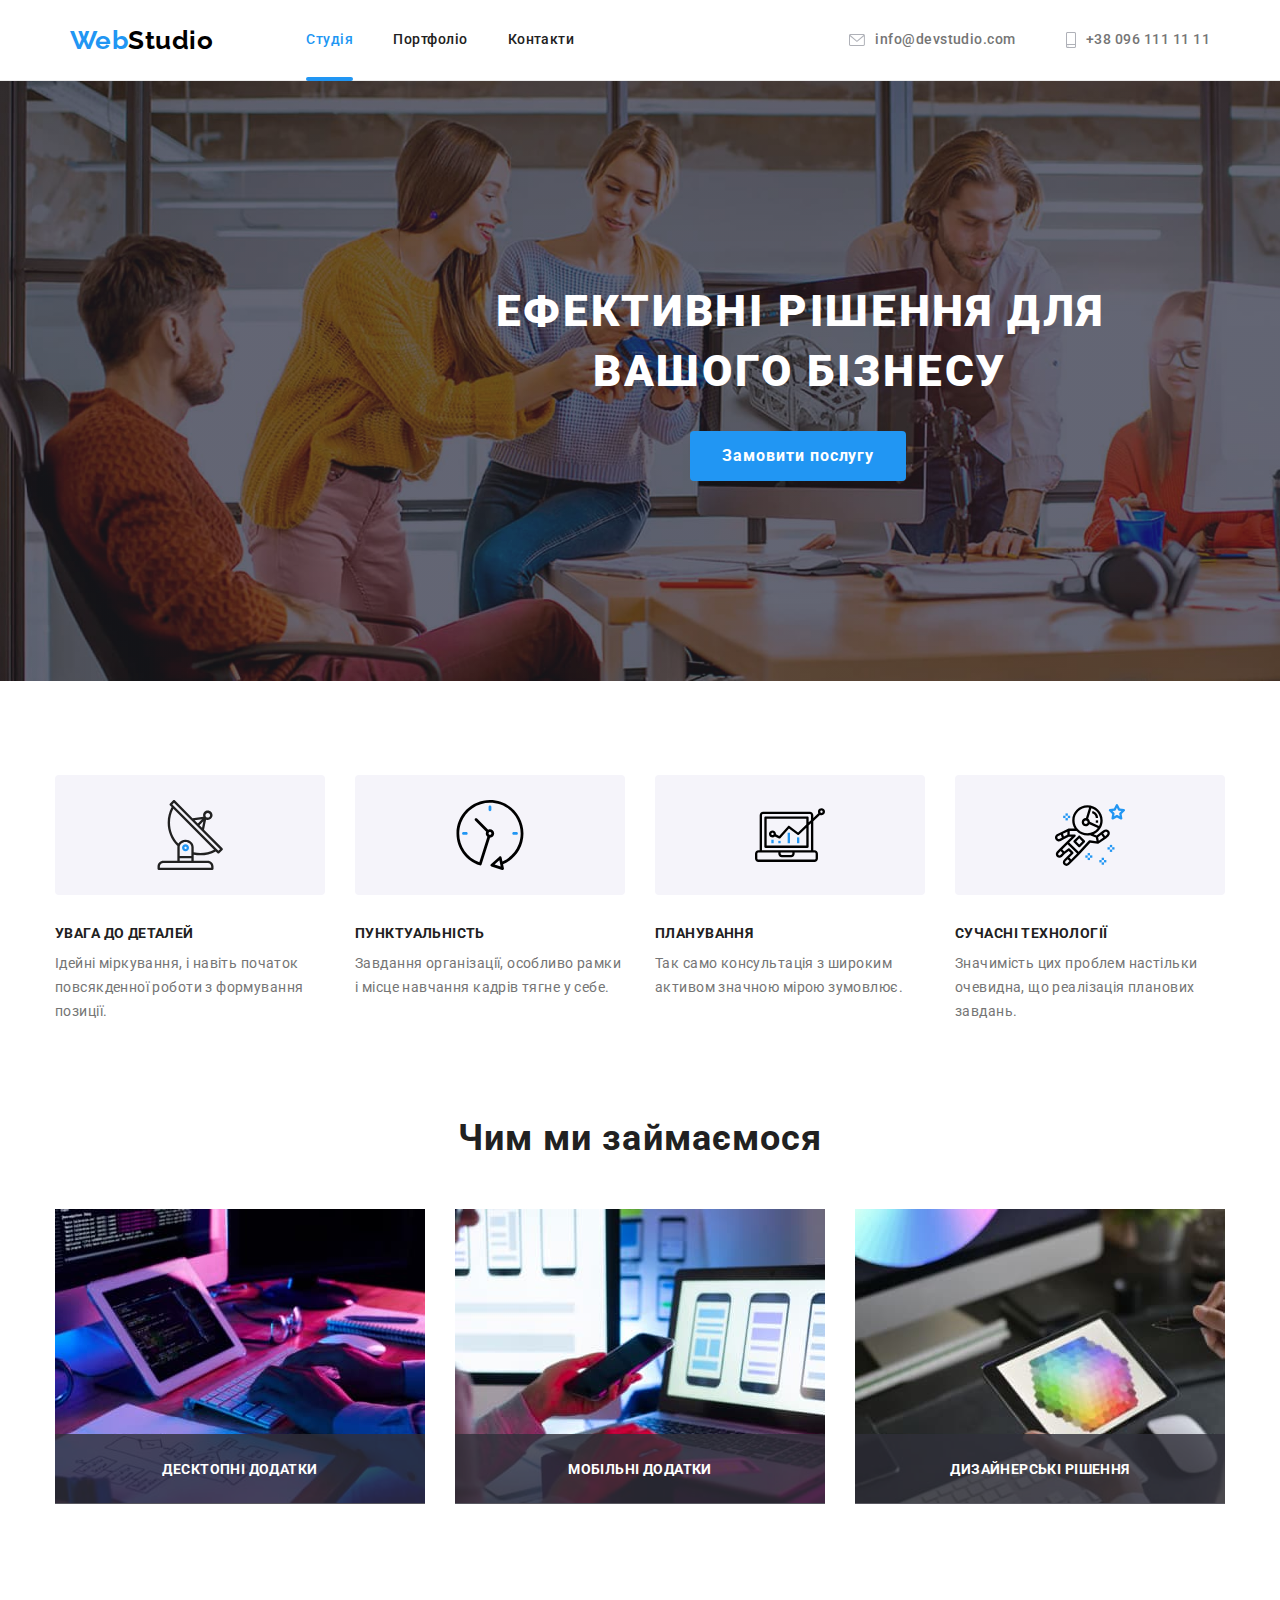
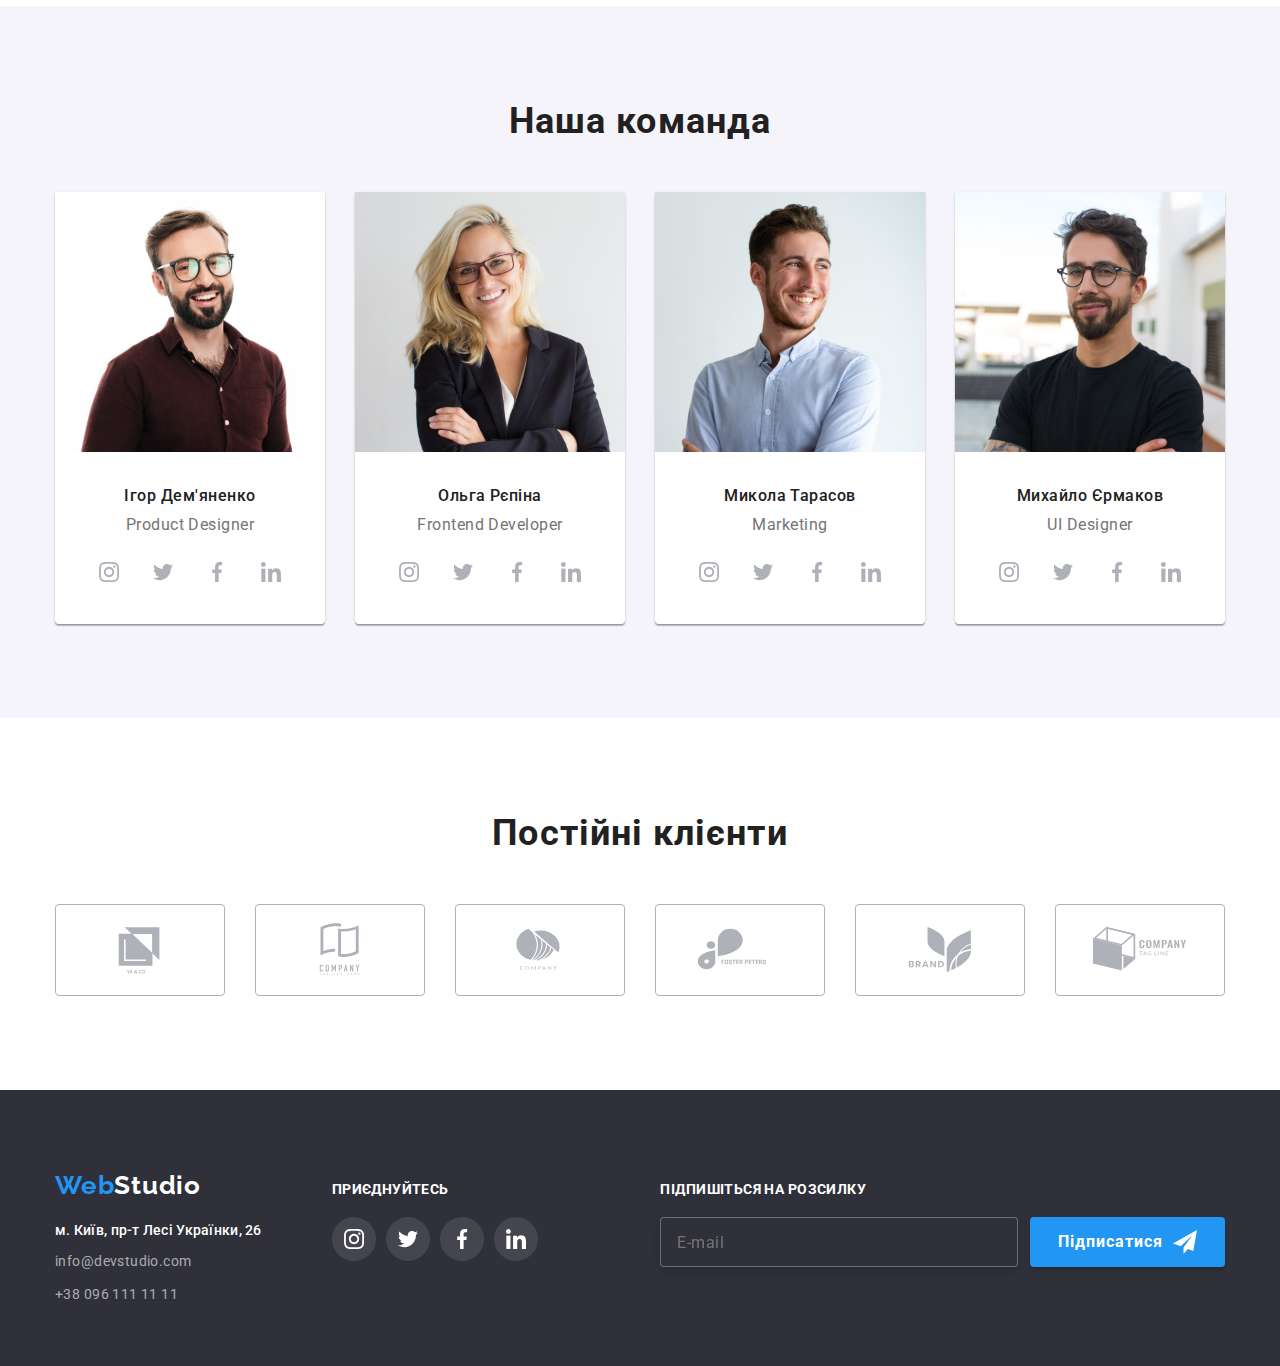
<file: index.html>
<!DOCTYPE html>
<html lang="uk">
	<head>
		<meta charset="UTF-8">
		<meta http-equiv="X-UA-Compatible" content="IE=edge">
		<meta name="viewport" content="width=device-width, initial-scale=1.0">
		<title>Portfolio</title>
		<link rel="stylesheet" href="https://cdn.jsdelivr.net/npm/modern-normalize@1.1.0/modern-normalize.min.css">
		<link rel="stylesheet" href="./css/main.min.css">
		<link rel="preconnect" href="https://fonts.googleapis.com">
		<link rel="preconnect" href="https://fonts.gstatic.com" crossorigin>
		<link
			href="https://fonts.googleapis.com/css2?family=Raleway:wght@700&family=Roboto:wght@400;500;700;900&display=swap" rel="stylesheet">
	</head>
	<body class="body">
		<header class="header">
			<div class="container header__container">
				<nav class="header__nav">
				  <a href="./index.html" class="header__logo link"> <span>Web</span>Studio</a>
				  <ul class="header__list list">
					<li class="header__item">
					  <a href="./index.html" class="header__link link header__current">Студія</a>
					</li>
					<li class="header__item">
					  <a href="./portfolio.html" class="header__link link">Портфоліо</a>
					</li>
					<li class="header__item"><a href="#" class="header__link link">Контакти</a></li>
				  </ul>
				</nav>
				<ul class="header__contacts list">
				  <li class="header__contacts-item">
					<a href="mailtu:info@devstudio.com" class="header__contacts-link link">
					  <svg class="header__contacts-icon header__icon-mail" >
						<use href="./images/icons.svg#icon-envelope"></use>
					  </svg>
					  <span>info@devstudio.com</span>
					</a>
				  </li>
				  <li class="header__contacts-item">
					<a href="tel:+380961111111" class="header__contacts-link link">
					  <svg class="header__contacts-icon header__icon-tel">
						<use href="./images/icons.svg#icon-smartphone"></use>
					  </svg>
					  <span>+38 096 111 11 11</span>
					</a>
				  </li>
				</ul>
			  </div>
			
		</header>
		<main>
			<section class="hero">
				<div class="container">
					<h1 class="hero__title">Ефективні рішення для вашого бізнесу</h1>
					<button class="hero__button" data-modal-open type="button"><span>Замовити послугу</span> </button>
				</div>
			</section>
			<section class="benefits">
				<div class="container">
				  <h2 class="visually-hidden">Наші переваги</h2>
				  <ul class="benefits__list list">
					<li class="benefits__item">
					  <div class="benefits__wrapper-icon">
						<svg class="benefits__icon">
						  <use href="./images/icons.svg#icon-antenna"></use>
						</svg>
					  </div>
					  <h3>УВАГА ДО ДЕТАЛЕЙ</h3>
					  <p >Ідейні міркування, і навіть початок повсякденної роботи з формування позиції.</p>
					</li>
					<li class="benefits__item">
					  <div class="benefits__wrapper-icon">
						<svg class="benefits__icon">
						  <use href="./images/icons.svg#icon-clock"></use>
						</svg>
					  </div>
					  <h3>ПУНКТУАЛЬНІСТЬ</h3>
					  <p>Завдання організації, особливо рамки і місце навчання кадрів тягне у себе.</p>
					</li>
					<li class="benefits__item">
					  <div class="benefits__wrapper-icon">
						<svg class="benefits__icon">
						  <use href="./images/icons.svg#icon-diagram"></use>
						</svg>
					  </div>
					  <h3>ПЛАНУВАННЯ</h3>
					  <p>Так само консультація з широким активом значною мірою зумовлює.</p>
					</li>
					<li class="benefits__item">
					  <div class="benefits__wrapper-icon">
						<svg class="benefits__icon">
						  <use href="./images/icons.svg#icon-astronaut"></use>
						</svg>
					  </div>
					  <h3>СУЧАСНІ ТЕХНОЛОГІЇ</h3>
					  <p>Значимість цих проблем настільки очевидна, що реалізація планових завдань.</p>
					</li>
				  </ul>
				</div>
			  </section>
			<section class="work">
				<div class="container">
					<h2 class="title work__title">Чим ми займаємося</h2>
				<ul class="work__list">
					<li class="list">
						<div class="work__card"><p class="work__text ">Десктопні додатки</p></div>
						<img src="images/box1.jpg" width="370" alt="компютер">
					</li>
					<li class="list work__picture">
						<div class="work__card"><p class="work__text ">Мобільні додатки</p></div>
						<img src="images/box2.jpg" width="370" alt="телефон">
					</li>
					<li class="list">
						<div class="work__card"><p class="work__text">Дизайнерські рішення</p></div>
						<img src="images/box3.jpg" width="370" alt="планшет">
					</li>
				</ul>
				</div>
			
			</section>
			<section class="team">
				<div class="container"><h2 class="team__title">Наша команда</h2>
					<ul class="team__set">
						<li class="list team__card">
							<img src="images/img4.jpg" alt="Product Designer" width="270">
							<div class="team__content">
								<h3 class="team__name">Ігор Дем'яненко</h3>
								<p class="team__work">Product Designer</p>
							
							<ul class="team__social list">
								<li class="team__social-item"><a href="" class="team__social-link link">
									<svg class="team__social-icons" width="20" height="20">
										<use href="./images/icons.svg#icon-instagram"></use>
									</svg>
								</a></li>
								<li class="team__social-item"><a href="" class="team__social-link link">			
									<svg class="team__social-icons" width="20" height="20">
										<use href="./images/icons.svg#icon-twitter"></use>
									</svg>
								</a></li>
								<li class="team__social-item"><a href="" class="team__social-link link">										
									<svg class="team__social-icons" width="20" height="20">
										<use href="./images/icons.svg#icon-facebook"></use>
									</svg>
								</a></li>
								<li class="team__social-item"><a href="" class="team__social-link link">									
									<svg class="team__social-icons" width="20" height="20">
										<use href="./images/icons.svg#icon-linkedin"></use>
									</svg>
								</a></li>
							</ul>
						</div>
						</li>
						<li class="list team__card">
							<img src="images/img1.jpg" alt="Frontend Developer" width="270">
							<div class="team__content">
								<h3 class="team__name">Ольга Рєпіна</h3>
								<p class="team__work">Frontend Developer</p>
								<ul class="team__social list">
									<li class="team__social-item"><a href="" class="team__social-link link">
										<svg class="team__social-icons" width="20" height="20">
											<use href="./images/icons.svg#icon-instagram"></use>
										</svg>
									</a></li>
									<li class="team__social-item"><a href="" class="team__social-link link">			
										<svg class="team__social-icons" width="20" height="20">
											<use href="./images/icons.svg#icon-twitter"></use>
										</svg>
									</a></li>
									<li class="team__social-item"><a href="" class="team__social-link link">										
										<svg class="team__social-icons" width="20" height="20">
											<use href="./images/icons.svg#icon-facebook"></use>
										</svg>
									</a></li>
									<li class="team__social-item"><a href="" class="team__social-link link">									
										<svg class="team__social-icons" width="20" height="20">
											<use href="./images/icons.svg#icon-linkedin"></use>
										</svg>
									</a></li>
								</ul>
							</div>
						</li>
						<li class="list team__card">
							<img src="images/img2.jpg" alt="Marketing" width="270">
							<div class="team__content">
								<h3 class="team__name">Микола Тарасов</h3>
								<p class="team__work">Marketing</p>
								<ul class="team__social list">
									<li class="team__social-item"><a href="" class="team__social-link link">
										<svg class="team__social-icons" width="20" height="20">
											<use href="./images/icons.svg#icon-instagram"></use>
										</svg>
									</a></li>
									<li class="team__social-item"><a href="" class="team__social-link link">			
										<svg class="team__social-icons" width="20" height="20">
											<use href="./images/icons.svg#icon-twitter"></use>
										</svg>
									</a></li>
									<li class="team__social-item"><a href="" class="team__social-link link">										
										<svg class="team__social-icons" width="20" height="20">
											<use href="./images/icons.svg#icon-facebook"></use>
										</svg>
									</a></li>
									<li class="team__social-item"><a href="" class="team__social-link link">									
										<svg class="team__social-icons" width="20" height="20">
											<use href="./images/icons.svg#icon-linkedin"></use>
										</svg>
									</a></li>
								</ul>
							</div>
						</li>
						<li class="list team__card">
							<img src="images/img3.jpg" alt="UI Designer" width="270">
							<div class="team__content">
								<h3 class="team__name">Михайло Єрмаков</h3>
								<p class="team__work">UI Designer</p>
								<ul class="team__social list">
									<li class="team__social-item"><a href="" class="team__social-link link">
										<svg class="team__social-icons" width="20" height="20">
											<use href="./images/icons.svg#icon-instagram"></use>
										</svg>
									</a></li>
									<li class="team__social-item"><a href="" class="team__social-link link">			
										<svg class="team__social-icons" width="20" height="20">
											<use href="./images/icons.svg#icon-twitter"></use>
										</svg>
									</a></li>
									<li class="team__social-item"><a href="" class="team__social-link link">										
										<svg class="team__social-icons" width="20" height="20">
											<use href="./images/icons.svg#icon-facebook"></use>
										</svg>
									</a></li>
									<li class="team__social-item"><a href="" class="team__social-link link">									
										<svg class="team__social-icons" width="20" height="20">
											<use href="./images/icons.svg#icon-linkedin"></use>
										</svg>
									</a></li>
								</ul>
							</div>
						</li>
					</ul>
				</div>
				
			</section>
			<section class="clients ">
				<div class="container">
				  <h2 class="clients__titel">Постійні клієнти</h2>
				  <ul class="clients__list list">
					<li class="clients__item">
					  <a href="" class="clients__link">
						<svg class="clients__icon" 	width="106" 
						height="60">
						  <use href="./images/icons.svg#icon-group-yasco"></use>
						</svg>
					  </a>
					</li>
					<li class="clients__item">
					  <a href="" class="clients__link">
						<svg class="clients__icon" width="106" 
						height="60">
						  <use href="./images/icons.svg#icon-group-tagline-here"></use>
						</svg>
					  </a>
					</li>
					<li class="clients__item">
					  <a href="" class="clients__link">
						<svg class="clients__icon" width="106" 
						height="60">
						  <use href="./images/icons.svg#icon-group-company"></use>
						</svg>
					  </a>
					</li>
					<li class="clients__item">
					  <a href="" class="clients__link">
						<svg class="clients__icon" width="106" 
						height="60">
						  <use href="./images/icons.svg#icon-group-foster"></use>
						</svg>
					  </a>
					</li>
					<li class="clients__item">
					  <a href="" class="clients__link">
						<svg class="clients__icon" width="106" 
						height="60">
						  <use href="./images/icons.svg#icon-group-brand"></use>
						</svg>
					  </a>
					</li>
					<li class="clients__item">
					  <a href="" class="clients__link">
						<svg class="clients__icon" width="106" 
						height="60">
						  <use href="./images/icons.svg#icon-group-tagline"></use>
						</svg>
					  </a>
					</li>
				  </ul>
				</div>
			  </section>
		</main>
		<footer class="footer">
			
				<address class="footer__adress">
					<div class="container footer__box">
						<div>
							<a class=" footer__logo link" href="">Web<span class="footer__span">Studio</span>
				 			 </a>
					<ul class="link footer__link">
						<li class="list">
							<a
								class="footer__first-list footer__contacts  link"
								href="https://www.google.com/maps/d/embed?mid=10uSM3H-mIU3GznYo2szRIEphczw&hl=en_US&ehbc=2E312F"
								target="_blank"
								rel="noopener noreferrer nofolow"
							>
								м. Київ, пр-т Лесі Українки, 26
							</a>
						</li>
						<li class="list footer__second-list">
							<a class="footer__mail-tel footer__contacts link " href="mailto:info@devstudio.com">info@devstudio.com</a>
						</li>
						<li class="list">
							<a class="footer__mail-tel footer__contacts  link" href="tel:+380961111111">+38 096 111 11 11</a>
						</li>
					</ul>
				          </div>
				<div class=" footer__social">
					<p class="footer__text">ПРИЄДНУЙТЕСЬ</p>
					<ul class="social">
						<li class="social__item list"><a class="social__link" href=""><svg class="social__icons" width="20" height="20">
							<use href="./images/icons.svg#icon-instagram"></use>
						</svg></a></li>
						<li class="social__item list"><a class="social__link" href=""><svg class="social__icons" width="20" height="20">
							<use href="./images/icons.svg#icon-twitter"></use>
						</svg></a></li>
						<li class="social__item list"><a class="social__link" href=""><svg class="social__icons" width="20" height="20">
							<use href="./images/icons.svg#icon-facebook"></use>
						</svg></a></li>
						<li class="social__item list"><a class="social__link" href=""><svg class="social__icons" width="20" height="20">
							<use href="./images/icons.svg#icon-linkedin"></use>
						</svg></a></li>
					</ul>
				</div>
				<div class="footer__sign">
				<p class="footer__text-sign">Підпишіться на розсилку</p>
				<div class="footer__sign-div">
					<label><input 
						id="E-mail"
						class="footer__input"
						name="E-mail" 
						required
						placeholder="E-mail">
					</label>
						<button type="submit" class="footer__sign-button">
							Підписатися
						<svg class="footer__sign-icon" width="24" height="24">
							<use href="./images/icons.svg#icon-send"></use>
						</svg>
						</button>
					
					</div>
				</div>
			</div>
			</address>
	
	</footer>
	<div class="backdrop is-hidden" data-modal>
		<div class="modal ">
			<button class="modal__button " data-modal-close>
				<svg class="modal__icon" width="18" height="18">
					<use href="./images/icons.svg#icon-close"></use>
				</svg>
			
			</button>
			<form name="contact-centr">
				<p class="modal__title">Залиште свої дані, ми вам передзвонимо</p>
				<label for="user-name" class="modal__lable"><span class="modal__text">Ім'я</span></label>
				<div class="modal__input-svg">
				<input 
					id="user-name"
					name="user-name" 
					type="text" 
					class="modal__input"
					autofocus
					required>
					<svg class="modal__icon-svg" width="18" height="18">
						<use href="./images/icons.svg#icon-person-black"></use>
					</svg>
				</div>
				<label for="user-tel" class="lable-one"><span class="modal__text">Телефон</span></label>
				<div class="modal__input-svg">
				<input 
					id="user-tel"
					name="user-tel" 
					type="tel" 
					class="modal__input"
					required>
					<svg class="modal__icon-svg" width="18" height="18">
						<use href="./images/icons.svg#icon-phone-black"></use>
					</svg>
				</div>
				<label for="user-mail" class="lable-one"> <span class="modal__text">Пошта</span></label>
				<div class="modal__input-svg last-input">
				<input 
					id="user-mail"
					name="user-mail" 
					type="email" 
					class="modal__input"
					required>
					<svg class="modal__icon-svg" width="18" height="18">
						<use href="./images/icons.svg#icon-email-black" ></use>
					</svg>
				</div>
				<label for="textarea" ><span class="modal__text">Коментар</span>
					<textarea 
					id="textarea"
					name="user-coment" 
					placeholder="Введіть текст" 
					class="modal__textarea"></textarea></label>
			
				<div class="modal__checkbox">
					<input 
					id="checkbox" 
					type="checkbox" 
					name="checkbox" 
					class="visually-hidden" 
					required>
					<label for="checkbox" class="modal__checkbox-lable">
						<span class="modal__icon-wrapper">
							<svg class="modal__icon-check" width="13" height="10">
								<use href="./images/icons.svg#icon-vector"></use>
							</svg>
						</span>
						<span class="modal__text-accept">Погоджуюся з розсилкою та приймаю <a href="" class="modal__contract">Умови договору</a></span>
					</label>
				</div>
					
				<div class="modal__button-last">
					<button type="submit" class="modal__button-send">Відправити</button>
				</div>  
				
			</form>
		</div>
	</div>
	<script src="./js/modal.js"></script>
	</body>

</html>
</file>
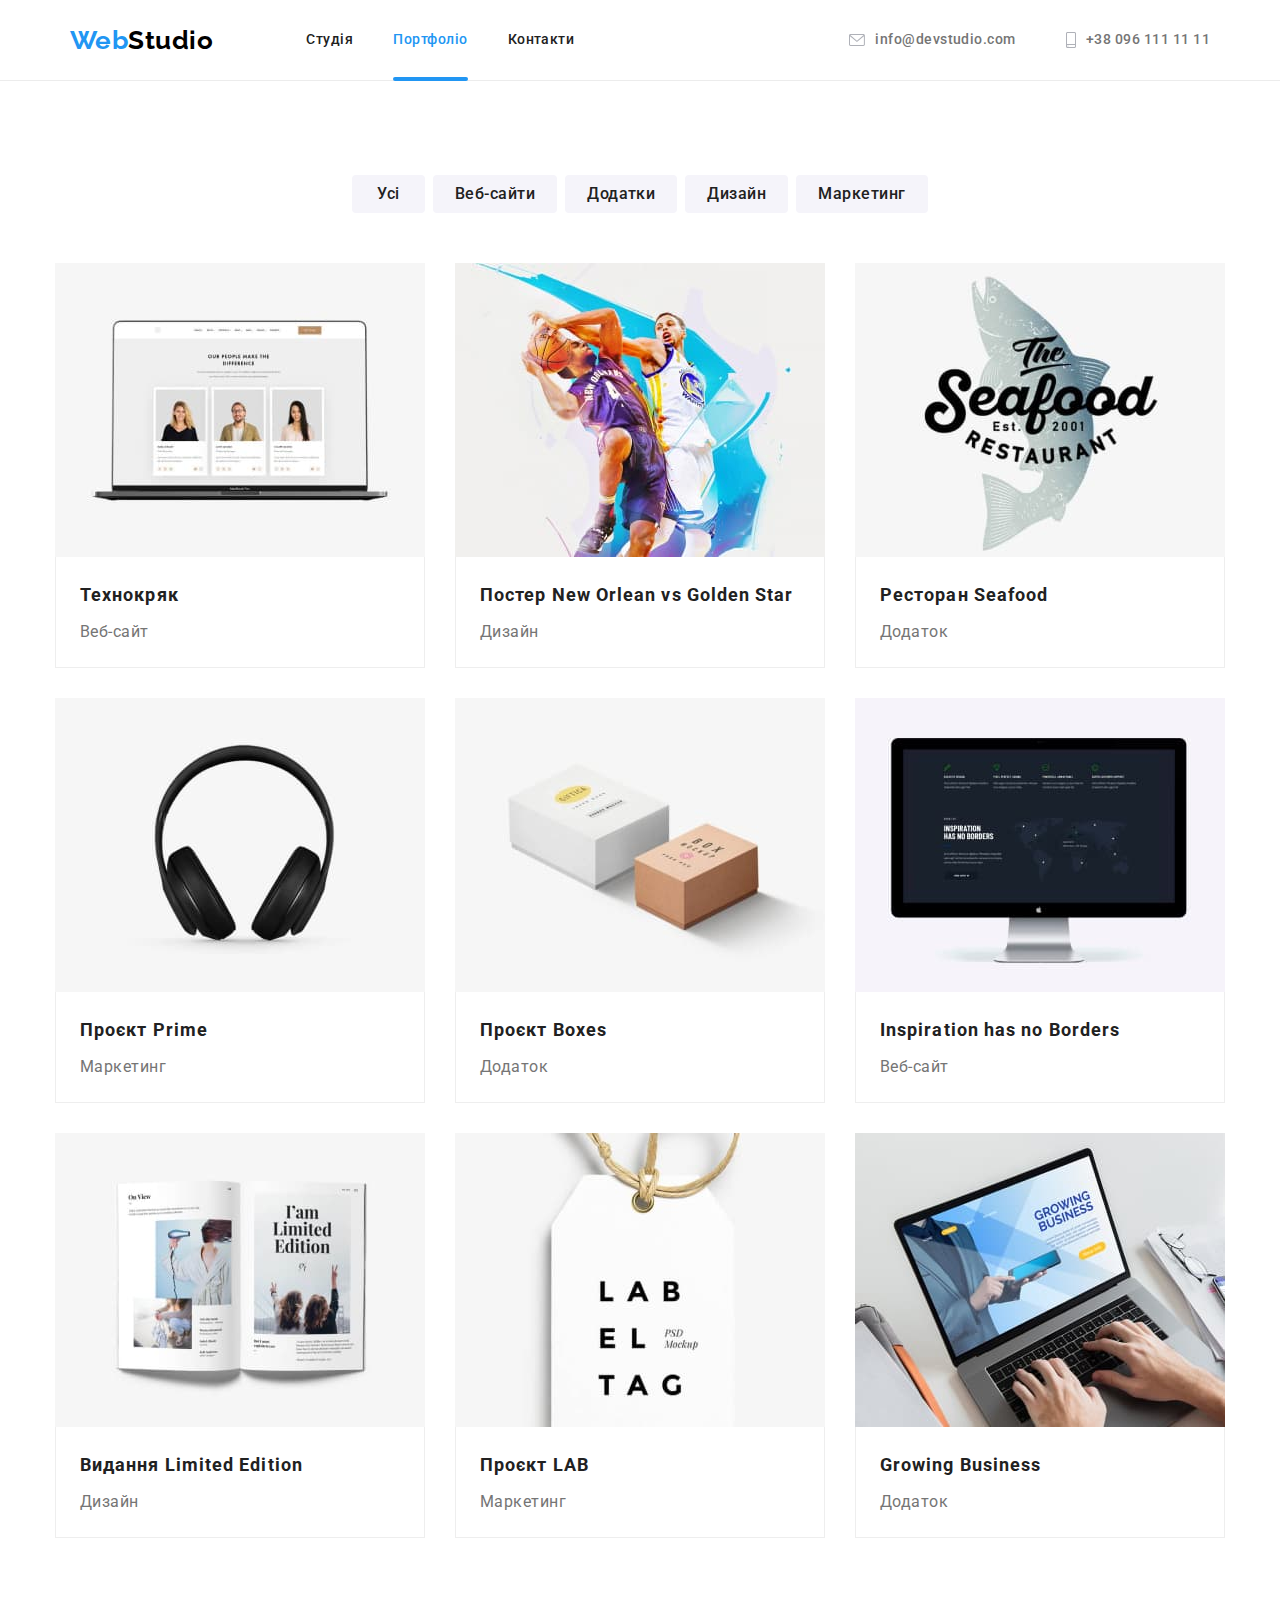
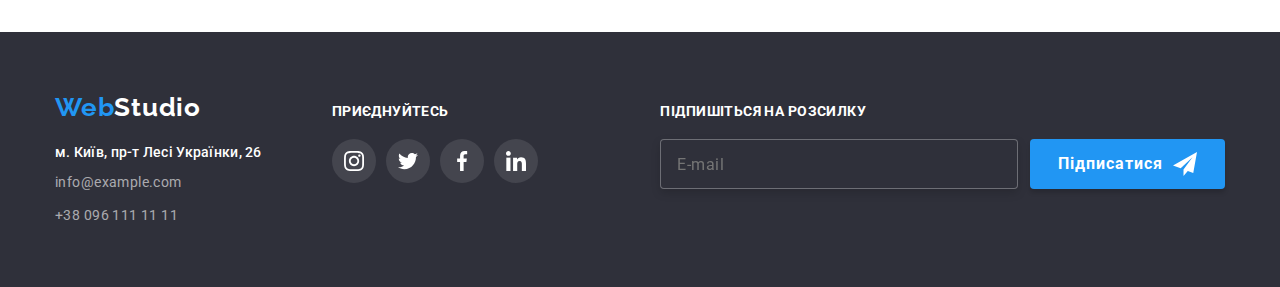
<file: portfolio.html>
<!DOCTYPE html>
<html lang="uk">
	<head>
		<meta charset="UTF-8">
		<meta http-equiv="X-UA-Compatible" content="IE=edge">
		<meta name="viewport" content="width=device-width, initial-scale=1.0">
		<title>Portfolio</title>
		<link rel="stylesheet" href="https://cdn.jsdelivr.net/npm/modern-normalize@1.1.0/modern-normalize.min.css">
		<link rel="stylesheet" href="./css/main.min.css">
		<link rel="preconnect" href="https://fonts.googleapis.com">
		<link rel="preconnect" href="https://fonts.gstatic.com" crossorigin>
		<link href="https://fonts.googleapis.com/css2?family=Raleway:wght@700&family=Roboto:wght@400;500;700;900&display=swap" rel="stylesheet">
	</head>
	<body class="body">
		<header class="header">
			<div class="container header__container">
				<nav class="header__nav">
					<a class="header__logo link" href="">
						<span>Web</span>Studio
					</a>
					<ul class="header__list list">
						<li class="header__item">
							<a class=" header__link  link " href="index.html" >
								Студія
							</a>
						</li>
						<li class="header__item ">
							<a class=" header__link header__current link" href="portfolio.html">Портфоліо</a>
						</li>
						<li class="header__item">
							<a class=" header__link link" href="">Контакти</a>
						</li>
					</ul>
				</nav>
				<ul class="header__contacts list">
					<li class="header__contacts-item">
					  <a href="mailtu:info@devstudio.com" class="header__contacts-link link">
						<svg class="header__contacts-icon header__icon-mail" >
						  <use href="./images/icons.svg#icon-envelope"></use>
						</svg>
						<span>info@devstudio.com</span>
					  </a>
					</li>
					<li class="header__contacts-item">
					  <a href="tel:+380961111111" class="header__contacts-link link">
						<svg class="header__contacts-icon header__icon-tel">
						  <use href="./images/icons.svg#icon-smartphone"></use>
						</svg>
						<span>+38 096 111 11 11</span>
						</a>
					</li>
				</ul>
			</div>
			
		</header>	
		<main>
			<section class="main">
				<div class="container">	<h1 class="visually-hidden main__portfolio">Портфоліо</h1>
					<ul class="list main__link-portfolio">
						<li class="main__list-portfolio"><button class="main__button-portfolio main__button-portfolio-first link" type="button">Усі</button></li>
						<li class="main__list-portfolio"><button class="main__button-portfolio main__portfolio-button link" type="button">Веб-сайти</button></li>
						<li class="main__list-portfolio"><button class="main__button-portfolio main__portfolio-button link" type="button">Додатки</button></li>
						<li class="main__list-portfolio"><button class="main__button-portfolio main__portfolio-button link" type="button">Дизайн</button></li>
						<li><button class="main__button-portfolio main__portfolio-button link" type="button">Маркетинг</button></li>
					</ul>
					<ul class="project">
						<li class="list">
							
							<a class="link project__item hover-text" href="">
								<div class="project__card">
									<img src="images-portfolio/techno.jpg" alt="Технокряк" width="370">
								
								<p class="project__title">Ресурс пропонує комплексні пропозиції з різним рівнем функціоналу та сервісів. Все це дозволить відвідувачу отримати вичерпні відомості про компанію чи приватну особу.</p>
							</div>
						
							<div class="project__set">
								<h2 class="project__name-project">Технокряк</h2>
								<p class="project__pretitle">Веб-сайт</p> 
							</div>
						</a>
						</li>
						<li class="list">
							<a class="link project__item" href="">
								<div class="project__card">
									<img src="images-portfolio/neworlean.jpg" alt="Постер New Orlean vs Golden Star" width="370">
								<p class="project__title">Ресурс пропонує комплексні пропозиції з різним рівнем функціоналу та сервісів. Все це дозволить відвідувачу отримати вичерпні відомості про компанію чи приватну особу.</p></div>
							<div class="project__set">	
								<h2 class="project__name-project">Постер New Orlean vs Golden Star</h2>
								<p class="project__pretitle">Дизайн</p></div></a>
							
						</li>
						<li class="list ">
							<a class="link project__right project__item" href="">
							<div class="project__card">
								<img src="images-portfolio/seafood.jpg" alt="Ресторан Seafood" width="370">
								<p class="project__title">Ресурс пропонує комплексні пропозиції з різним рівнем функціоналу та сервісів. Все це дозволить відвідувачу отримати вичерпні відомості про компанію чи приватну особу.</p></div>
								<div class="project__set">	
								<h2 class="project__name-project">Ресторан Seafood</h2>
								<p class="project__pretitle">Додаток</p></div></a>
							
						</li>
						<li class="list">
							<a class="link project__item" href="">
								<div class="project__card">
									<img src="images-portfolio/prime.jpg" alt="Проєкт Prime" width="370">
									<p class="project__title">Ресурс пропонує комплексні пропозиції з різним рівнем функціоналу та сервісів. Все це дозволить відвідувачу отримати вичерпні відомості про компанію чи приватну особу.</p>
								</div>
							<div class="project__set">	
								<h2 class="project__name-project">Проєкт Prime</h2>
								<p class="project__pretitle">Маркетинг</p></div></a>
							
						</li>
						<li class="list">
							<a class="link project__item" href="">
							<div class="project__card">
								<img src="images-portfolio/boxes.jpg" alt="Проєкт Boxes" width="370">
								<p class="project__title">Ресурс пропонує комплексні пропозиції з різним рівнем функціоналу та сервісів. Все це дозволить відвідувачу отримати вичерпні відомості про компанію чи приватну особу.</p>
							</div>
								<div class="project__set">	
								<h2 class="project__name-project">Проєкт Boxes</h2>
								<p class="project__pretitle">Додаток</p></div></a>
							
						</li>
						<li class="list ">
							<a class="link project__right project__item" href="">
							<div class="project__card">
								<img src="images-portfolio/inspiration.jpg" alt="Inspiration has no Borders" width="370">
								<p class="project__title">Ресурс пропонує комплексні пропозиції з різним рівнем функціоналу та сервісів. Все це дозволить відвідувачу отримати вичерпні відомості про компанію чи приватну особу.</p>
							</div>
								<div class="project__set">	
								<h2 class="project__name-project">Inspiration has no Borders</h2>
								<p class="project__pretitle">Веб-сайт</p></div></a>
							
						</li>
						<li class="list  ">
								
								<a class="link  project__bottom project__item" href="">
							<div class="project__card">
								<img src="images-portfolio/limited.jpg" alt="Видання Limited Edition" width="370">
								<p class="project__title">Ресурс пропонує комплексні пропозиції з різним рівнем функціоналу та сервісів. Все це дозволить відвідувачу отримати вичерпні відомості про компанію чи приватну особу.</p>
							</div>
									<div class="project__set">		
								<h2 class="project__name-project">Видання Limited Edition</h2>
								<p class="project__pretitle">Дизайн</p></div></a>
						
							
							
						</li>
						<li class="list ">
							<a class="link project__bottom project__item" href="">
							<div class="project__card">
								<img src="images-portfolio/lab.jpg" alt="Проєкт LAB" width="370">
								<p class="project__title">Ресурс пропонує комплексні пропозиції з різним рівнем функціоналу та сервісів. Все це дозволить відвідувачу отримати вичерпні відомості про компанію чи приватну особу.</p>
							</div>
								<div class="project__set">	
								<h2 class="project__name-project">Проєкт LAB</h2>
								<p class="project__pretitle">Маркетинг</p></div></a>
							
							
						</li>
						<li class="list ">
							<a class="link project__bottom project__right project__item" href="">
							<div class="project__card">
								<img src="images-portfolio/growing.jpg" alt="Growing Business" width="370">
								<p class="project__title">Ресурс пропонує комплексні пропозиції з різним рівнем функціоналу та сервісів. Все це дозволить відвідувачу отримати вичерпні відомості про компанію чи приватну особу.</p>
							</div>
								<div class="project__set">	
								<h2 class="project__name-project">Growing Business</h2>
								<p class="project__pretitle">Додаток</p></div>
								</a>
							
							
						</li>
		</ul>
				</div>
		
	</section>
		</main>
		<footer class="footer">
			<address>
				<div class="container footer__box">
					<div>
					<a class="footer__logo link" href="">Web<span class="footer__span">Studio</span>
					</a>
					<ul class="link footer__link">
						<li class="list">
							<a
								class="footer__first-list footer__contacts  link"
								href="https://www.google.com/maps/d/embed?mid=10uSM3H-mIU3GznYo2szRIEphczw&hl=en_US&ehbc=2E312F"
								target="_blank"
								rel="noopener noreferrer nofolow"
							>
								м. Київ, пр-т Лесі Українки, 26
							</a>
						</li>
						<li class="list footer__second-list">
							<a class="footer__mail-tel footer__contacts link" href="mailto:info@example.com">info@example.com</a>
						</li>
						<li class="list">
							<a class="footer__mail-tel footer__contacts  link" href="tel:+380961111111">+38 096 111 11 11</a>
						</li>
					</ul>
				</div>
				<div class="footer__social">
					<p class="footer__text">ПРИЄДНУЙТЕСЬ</p>
					<ul class="social">
						<li class="social__item list"><a class="social__link" href=""><svg class="social__icons" width="20" height="20">
							<use href="./images/icons.svg#icon-instagram"></use>
						</svg></a></li>
						<li class="social__item list"><a class="social__link" href=""><svg class="social__icons" width="20" height="20">
							<use href="./images/icons.svg#icon-twitter"></use>
						</svg></a></li>
						<li class="social__item list"><a class="social__link" href=""><svg class="social__icons" width="20" height="20">
							<use href="./images/icons.svg#icon-facebook"></use>
						</svg></a></li>
						<li class="social__item list"><a class="social__link" href=""><svg class="social__icons" width="20" height="20">
							<use href="./images/icons.svg#icon-linkedin"></use>
						</svg></a></li>
					</ul>
				</div>
				<div class="footer__sign">
					<p class="footer__text-sign">Підпишіться на розсилку</p>
					<div class="footer__sign-div">
						<label for="E-mail"><input type="email"
							id="E-mail"
							class="footer__input"
							name="E-mail" 
							required
							placeholder="E-mail">
						</label>
						<button type="submit" class="footer__sign-button">
							Підписатися
						<svg class="footer__sign-icon" width="24" height="24">
							<use href="./images/icons.svg#icon-send"></use>
						</svg>
						</button>
						
					</div>
				</div>	
			</div>
			</address>
		</footer>
	</body>
</html>
</file>
<file: css/main.min.css>
h1,h2,p,ul{margin:0px;padding:0px}.container{width:1200px;margin-left:auto;margin-right:auto;padding:0 15px}.list{padding:0;margin:0;list-style:none}.link{text-decoration:none}.visually-hidden{text-align:center;color:#212121;position:absolute;white-space:nowrap;width:1px;height:1px;overflow:hidden;border:0;padding:0;clip:rect(0 0 0 0);-webkit-clip-path:inset(50%);clip-path:inset(50%);margin:-1px}body{font-family:"Roboto",sans-serif;background-color:#fff;font-weight:400;letter-spacing:.03em;color:#212121}html{-webkit-box-sizing:border-box;box-sizing:border-box}.hero{background:#2f303a;padding-top:200px;padding-bottom:200px;background-image:-webkit-gradient(linear, left top, left bottom, from(rgba(47, 48, 58, 0.4)), to(rgba(47, 48, 58, 0.4))),url(../images/hero-photo.jpg);background-image:linear-gradient(rgba(47, 48, 58, 0.4), rgba(47, 48, 58, 0.4)),url(../images/hero-photo.jpg);background-size:cover;width:1600px;margin-left:auto;margin-right:auto;background-position:center;background-repeat:no-repeat;height:600px}.hero__title{font-weight:900;font-size:44px;line-height:1.3636363636;letter-spacing:.06em;color:#fff;text-transform:uppercase;margin-left:215px;margin-right:215px;text-align:center;margin-bottom:30px}.hero__button{border:none;font-weight:700;font-size:16px;line-height:1.875;letter-spacing:.06em;color:#fff;background:#2196f3;border-radius:4px;padding:10px 32px;margin-left:475px;cursor:pointer;-webkit-transition:background 250ms cubic-bezier(0.4, 0, 0.2, 1);transition:background 250ms cubic-bezier(0.4, 0, 0.2, 1)}.hero__button:hover{background:#188ce8;-webkit-box-shadow:0px 4px 4px rgba(0,0,0,.15);box-shadow:0px 4px 4px rgba(0,0,0,.15)}.modal__button:hover .modal__icon{fill:#2196f3}.modal .modal__button{display:-webkit-box;display:-ms-flexbox;display:flex;-webkit-box-pack:center;-ms-flex-pack:center;justify-content:center;-webkit-box-align:center;-ms-flex-align:center;align-items:center;width:30px;height:30px;border-radius:50%;border:1px solid rgba(131,85,85,.1);background-color:#fff;cursor:pointer;position:absolute;top:8px;right:8px;background-color:rgba(0,0,0,0);-webkit-transition:fill 250ms cubic-bezier(0.4, 0, 0.2, 1);transition:fill 250ms cubic-bezier(0.4, 0, 0.2, 1)}.footer__sign-button{border:none;font-weight:700;font-size:16px;line-height:1.875;display:-webkit-box;display:-ms-flexbox;display:flex;-webkit-box-align:center;-ms-flex-align:center;align-items:center;text-align:center;letter-spacing:.06em;color:#fff;padding:10px 28px;background:#2196f3;-webkit-box-shadow:0px 4px 4px rgba(0,0,0,.15);box-shadow:0px 4px 4px rgba(0,0,0,.15);border-radius:4px;cursor:pointer;-webkit-transition:background 250ms cubic-bezier(0.4, 0, 0.2, 1);transition:background 250ms cubic-bezier(0.4, 0, 0.2, 1);margin-left:12px}.footer__sign-button:hover{background:#188ce8;-webkit-box-shadow:0px 4px 4px rgba(0,0,0,.15);box-shadow:0px 4px 4px rgba(0,0,0,.15)}.modal__button-last{-webkit-box-align:center;-ms-flex-align:center;align-items:center;text-align:center}.modal__button-send{border:none;font-weight:700;font-size:16px;line-height:1.875;letter-spacing:.06em;color:#fff;padding:10px 52px;background:#2196f3;border-radius:4px;cursor:pointer;-webkit-transition:background,-webkit-box-shadow 250ms cubic-bezier(0.4, 0, 0.2, 1);transition:background,-webkit-box-shadow 250ms cubic-bezier(0.4, 0, 0.2, 1);transition:background,box-shadow 250ms cubic-bezier(0.4, 0, 0.2, 1);transition:background,box-shadow 250ms cubic-bezier(0.4, 0, 0.2, 1),-webkit-box-shadow 250ms cubic-bezier(0.4, 0, 0.2, 1);margin-top:30px}.modal__button-send:hover{background:#188ce8;-webkit-box-shadow:0px 4px 4px rgba(0,0,0,.15);box-shadow:0px 4px 4px rgba(0,0,0,.15)}.main__button-portfolio{font-weight:500;font-size:16px;line-height:1.625;letter-spacing:.03em;color:#212121;font-family:inherit;background-color:#f5f4fa;border-radius:4px;border:none;-webkit-transition:color,background,-webkit-box-shadow 250ms cubic-bezier(0.4, 0, 0.2, 1);transition:color,background,-webkit-box-shadow 250ms cubic-bezier(0.4, 0, 0.2, 1);transition:color,background,box-shadow 250ms cubic-bezier(0.4, 0, 0.2, 1);transition:color,background,box-shadow 250ms cubic-bezier(0.4, 0, 0.2, 1),-webkit-box-shadow 250ms cubic-bezier(0.4, 0, 0.2, 1)}.main__button-portfolio-first{padding:6px 25px}.main__portfolio-button{padding:6px 22px}.modal__button-last{margin-right:0px}.main__button-portfolio:hover{cursor:pointer;background-color:#2196f3;-webkit-box-shadow:0px 3px 1px rgba(0,0,0,.1),0px 1px 2px rgba(0,0,0,.08),0px 2px 2px rgba(0,0,0,.12);box-shadow:0px 3px 1px rgba(0,0,0,.1),0px 1px 2px rgba(0,0,0,.08),0px 2px 2px rgba(0,0,0,.12);border-radius:4px;color:#fff}.header{border-bottom:1px solid #ececec}.header__container{display:-webkit-box;display:-ms-flexbox;display:flex}.header__nav{display:-webkit-box;display:-ms-flexbox;display:flex;padding-left:15px}.header__nav .header__item:not(:last-child){margin-right:40px}.header__logo{display:-webkit-box;display:-ms-flexbox;display:flex;-webkit-box-align:center;-ms-flex-align:center;align-items:center;font-family:"Raleway";font-size:26px;font-weight:700;line-height:1.19;color:#000}.header__logo span{color:#2196f3}.header__list{display:-webkit-box;display:-ms-flexbox;display:flex;margin-left:93px}.header__link{position:relative;display:block;padding-top:32px;padding-bottom:32px;font-weight:500;font-size:14px;line-height:1.14;color:#212121;-webkit-transition:color 250ms cubic-bezier(0.4, 0, 0.2, 1);transition:color 250ms cubic-bezier(0.4, 0, 0.2, 1)}.header__current::after{content:"";position:absolute;left:0;bottom:-1px;display:block;width:100%;height:4px;background-color:#2196f3;border-radius:2px}.header__link:hover{color:#2196f3}.header__link:focus{color:#2196f3}.header__contacts{display:-webkit-box;display:-ms-flexbox;display:flex;margin-left:auto;padding-right:15px;-webkit-box-align:center;-ms-flex-align:center;align-items:center}.header__contacts .header__contacts-item+.header__contacts-item{margin-left:50px}.header__current{color:#2196f3}.header__contacts-link{display:-webkit-inline-box;display:-ms-inline-flexbox;display:inline-flex;padding-top:32px;padding-bottom:32px;font-weight:500;font-size:14px;line-height:1.14;color:#757575;-webkit-transition:color 250ms cubic-bezier(0.4, 0, 0.2, 1);transition:color 250ms cubic-bezier(0.4, 0, 0.2, 1)}.header__contacts-link:hover{color:#2196f3;stroke:#2196f3}.header__contacts-link:focus{color:#2196f3;stroke:#2196f3}.header__contacts-icon{-ms-flex-item-align:center;align-self:center;margin-right:10px}.header__icon-mail{width:16px;height:12px;fill:#afb1b8}.header__icon-tel{width:10px;height:16px;fill:#afb1b8}.clients{padding-top:94px;padding-bottom:94px;text-align:center}.clients__titel{font-weight:700;font-size:36px;line-height:1.1666666667;text-align:center;letter-spacing:.03em;color:#212121}.clients__list{display:-webkit-inline-box;display:-ms-inline-flexbox;display:inline-flex;margin-top:50px}.clients__item{-webkit-transition:border 250ms cubic-bezier(0.4, 0, 0.2, 1);transition:border 250ms cubic-bezier(0.4, 0, 0.2, 1)}.clients__item:not(:last-child){margin-right:30px}.clients__link{width:170px;height:92px;border:1px solid #afb1b8;border-radius:4px;display:-webkit-box;display:-ms-flexbox;display:flex;-webkit-box-pack:center;-ms-flex-pack:center;justify-content:center;-webkit-box-align:center;-ms-flex-align:center;align-items:center}.clients__link:hover{border-color:#2196f3}.clients__link:hover .clients__icon{fill:#2196f3}.clients__icon{-webkit-transition:fill 250ms cubic-bezier(0.4, 0, 0.2, 1);transition:fill 250ms cubic-bezier(0.4, 0, 0.2, 1);fill:#afb1b8}.footer{background:#2f303a;padding-top:60px;padding-bottom:60px}.footer__adress{margin-top:20px}.footer__box{display:-webkit-box;display:-ms-flexbox;display:flex;-webkit-box-align:baseline;-ms-flex-align:baseline;align-items:baseline}.footer__logo{font-family:"Raleway";font-weight:700;font-size:26px;line-height:1.1923076923;letter-spacing:.03em;font-style:initial;color:#2196f3}.footer__span{color:#fff}.footer__link{margin-top:20px}.footer__first-list{font-weight:400;font-size:14px;line-height:1.7142857143;letter-spacing:.03em;color:#fff}.footer__contacts{font-weight:500;font-size:14px;line-height:1.1428571429;letter-spacing:.02em;font-style:normal;-webkit-transition:color 250ms cubic-bezier(0.4, 0, 0.2, 1);transition:color 250ms cubic-bezier(0.4, 0, 0.2, 1)}.footer__contacts:last-child{margin-top:6px}.footer__contacts:hover{color:#2196f3}.footer__second-list{margin-top:9px;margin-bottom:9px}.footer__mail-tel{font-weight:400;font-size:14px;line-height:1.7142857143;letter-spacing:.03em;color:rgba(255,255,255,.6)}.footer__sign{margin-left:auto}.footer__text-sign{font-weight:700;font-size:14px;line-height:1.1428571429;letter-spacing:.03em;text-transform:uppercase;color:#fff;margin-bottom:20px;font-style:initial}.footer__sign-div{display:-webkit-box;display:-ms-flexbox;display:flex}.footer__input{font-weight:400;font-size:16px;line-height:1.25;letter-spacing:.03em;border:1px solid rgba(255,255,255,.3);color:rgba(255,255,255,.6);-webkit-filter:drop-shadow(0px 4px 4px rgba(0, 0, 0, 0.15));filter:drop-shadow(0px 4px 4px rgba(0, 0, 0, 0.15));border-radius:4px;width:358px;height:50px;outline:none;background-color:#2f303a;padding-left:16px}.footer__input:hover{border:1px solid #2196f3}.footer__input:focus{border-color:#2196f3}.footer__sign-icon{margin-left:10px;cursor:pointer}.footer__text{font-weight:700;font-size:14px;line-height:1.1428571429;letter-spacing:.03em;text-transform:uppercase;color:#fff;margin-bottom:20px;font-style:initial}.footer__social{margin-left:70px}.team{background:#f5f4fa;padding-top:94px;padding-bottom:94px}.team__title{font-weight:700;font-size:36px;line-height:1.1666666667;letter-spacing:.03em;color:#212121;text-align:center;margin-bottom:50px}.team__set{padding:0;margin:0;list-style:none;display:-webkit-box;display:-ms-flexbox;display:flex}.team__card{margin-right:30px;background:#fff;-webkit-box-shadow:0px 1px 3px rgba(0,0,0,.12),0px 1px 1px rgba(0,0,0,.14),0px 2px 1px rgba(0,0,0,.2);box-shadow:0px 1px 3px rgba(0,0,0,.12),0px 1px 1px rgba(0,0,0,.14),0px 2px 1px rgba(0,0,0,.2);border-radius:0px 0px 4px 4px}.team__card:last-child{margin-right:0px}.team__content{padding-top:30px;padding-bottom:30px;-webkit-box-align:center;-ms-flex-align:center;align-items:center}.team__name{font-weight:500;font-size:16px;line-height:1.1875;letter-spacing:.03em;color:#212121;margin-bottom:10px;text-align:center;margin-top:0px}.team__work{font-weight:400;font-size:16px;line-height:1.1875;letter-spacing:.03em;color:#757575;text-align:center;margin-bottom:16px}.team__social{display:-webkit-box;display:-ms-flexbox;display:flex;-webkit-box-pack:center;-ms-flex-pack:center;justify-content:center}.team__social-item{width:44px;height:44px;margin-right:10px}.team__social-item:last-child{margin-right:0px}.team__social-link{width:100%;height:100%;display:-webkit-inline-box;display:-ms-inline-flexbox;display:inline-flex;-webkit-box-align:center;-ms-flex-align:center;align-items:center;-webkit-box-pack:center;-ms-flex-pack:center;justify-content:center;border-radius:50%;-webkit-transition:background 250ms cubic-bezier(0.4, 0, 0.2, 1);transition:background 250ms cubic-bezier(0.4, 0, 0.2, 1);-webkit-transition:color,fill 250ms cubic-bezier(0.4, 0, 0.2, 1);transition:color,fill 250ms cubic-bezier(0.4, 0, 0.2, 1)}.team__social-link:hover{background-color:#2196f3}.team__social-link:hover .team__social-icons{fill:#fff}.team__social-link:focus .team__social-icons{fill:#fff}.team__social-icons{fill:#afb1b8;-webkit-transition:fill 250ms cubic-bezier(0.4, 0, 0.2, 1);transition:fill 250ms cubic-bezier(0.4, 0, 0.2, 1)}.work{padding-bottom:94px;background-color:#fff}.work__title{text-align:center;margin-bottom:50px;font-weight:700;font-size:36px;line-height:1.1666666667;letter-spacing:.03em;color:#212121}.work__list{font-weight:700;font-size:36px;line-height:1.1666666667;letter-spacing:.03em;color:#212121}.work__card{background-color:rgba(47,48,58,.8);position:absolute;width:100%;height:70px;bottom:8px;display:-webkit-box;display:-ms-flexbox;display:flex;-webkit-box-align:center;-ms-flex-align:center;align-items:center;-webkit-box-pack:center;-ms-flex-pack:center;justify-content:center}.work__text{font-weight:700;font-size:14px;line-height:1.1428571429;text-transform:uppercase;letter-spacing:.03em;color:#fff}.work__list{display:-webkit-box;display:-ms-flexbox;display:flex}.work__picture{margin-left:30px;margin-right:30px}.work .list{position:relative}.social{display:-webkit-box;display:-ms-flexbox;display:flex;-webkit-box-pack:center;-ms-flex-pack:center;justify-content:center;fill:#fff}.social__item{width:44px;height:44px;margin-right:10px}.social__item:last-child{margin-right:0px}.social__link{width:100%;height:100%;display:-webkit-box;display:-ms-flexbox;display:flex;-webkit-box-align:center;-ms-flex-align:center;align-items:center;-webkit-box-pack:center;-ms-flex-pack:center;justify-content:center;border-radius:50%;background-color:rgba(255,255,255,.1);-webkit-transition:color 250ms cubic-bezier(0.4, 0, 0.2, 1);transition:color 250ms cubic-bezier(0.4, 0, 0.2, 1);-webkit-transition:background 250ms cubic-bezier(0.4, 0, 0.2, 1);transition:background 250ms cubic-bezier(0.4, 0, 0.2, 1)}.social__link:hover{background-color:#2196f3}.social__icons{display:-webkit-box;display:-ms-flexbox;display:flex;-webkit-box-pack:center;-ms-flex-pack:center;justify-content:center;fill:#fff}.backdrop.is-hidden .modal{-webkit-transform:rotate(-180deg);transform:rotate(-180deg)}.backdrop{position:fixed;top:0;left:0;bottom:0;right:0;opacity:1;background-color:rgba(0,0,0,.2);-webkit-transition:opacity 250ms cubic-bezier(0.4, 0, 0.2, 1);transition:opacity 250ms cubic-bezier(0.4, 0, 0.2, 1)}.is-hidden{opacity:0;pointer-events:none}.modal{border-radius:4px;width:528px;padding:40px;background-color:#fff;position:absolute;-webkit-transition:-webkit-transform 250ms cubic-bezier(0.4, 0, 0.2, 1);transition:-webkit-transform 250ms cubic-bezier(0.4, 0, 0.2, 1);transition:transform 250ms cubic-bezier(0.4, 0, 0.2, 1);transition:transform 250ms cubic-bezier(0.4, 0, 0.2, 1), -webkit-transform 250ms cubic-bezier(0.4, 0, 0.2, 1);top:50%;left:50%;-webkit-transform:translate(-50%, -50%) rotate(0);transform:translate(-50%, -50%) rotate(0);-webkit-box-shadow:0px 1px 3px rgba(0,0,0,.12),0px 1px 1px rgba(0,0,0,.14),0px 2px 1px rgba(0,0,0,.2);box-shadow:0px 1px 3px rgba(0,0,0,.12),0px 1px 1px rgba(0,0,0,.14),0px 2px 1px rgba(0,0,0,.2)}.modal__icon{display:block;-webkit-box-pack:end;-ms-flex-pack:end;justify-content:flex-end;border-radius:50%;-webkit-transition:color,fill 250ms cubic-bezier(0.4, 0, 0.2, 1);transition:color,fill 250ms cubic-bezier(0.4, 0, 0.2, 1)}.modal__title{font-weight:700;font-size:20px;line-height:1.15;letter-spacing:.03em;color:#212121;margin-bottom:12px;text-align:center}.modal__lable{display:inline-block;margin-bottom:4px}.modal__text{font-weight:400;font-size:12px;line-height:1.1666666667;letter-spacing:.01em;color:#757575;margin-bottom:4px}.modal__input-svg{position:relative;margin-bottom:10px}.modal__input{border:1px solid rgba(33,33,33,.2);border-radius:4px;width:448px;height:40px;outline:none;padding-left:42px;-webkit-transition:fill 250ms cubic-bezier(0.4, 0, 0.2, 1);transition:fill 250ms cubic-bezier(0.4, 0, 0.2, 1);-webkit-transition:border 250ms cubic-bezier(0.4, 0, 0.2, 1);transition:border 250ms cubic-bezier(0.4, 0, 0.2, 1)}.modal__input:hover{border:1px solid #2196f3}.modal__input:focus{border-color:#2196f3}.modal__icon-svg{position:absolute;left:12px;top:11px;fill:#212121;cursor:pointer;-webkit-transition:color,fill 250ms cubic-bezier(0.4, 0, 0.2, 1);transition:color,fill 250ms cubic-bezier(0.4, 0, 0.2, 1)}.modal__icon-svg:hover{fill:#2196f3}.modal__input:hover+.modal__icon-svg{fill:#2196f3}.modal__input:focus+.modal__icon-svg{fill:#2196f3}.modal__textarea{width:448px;height:120px;border:1px solid rgba(33,33,33,.2);border-radius:4px;padding:12px 16px;resize:none;outline:none;margin-top:4px}.modal__textarea:hover{border:1px solid #2196f3}.modal__textarea:focus{border-color:#2196f3}.modal__checkbox{margin-top:20px}.modal__checkbox-lable{display:-webkit-box;display:-ms-flexbox;display:flex;-webkit-box-align:center;-ms-flex-align:center;align-items:center;-webkit-box-pack:center;-ms-flex-pack:center;justify-content:center}.modal__icon-wrapper{width:16px;height:15px;border:2px solid #212121;border-radius:2px;display:-webkit-box;display:-ms-flexbox;display:flex;-webkit-box-align:center;-ms-flex-align:center;align-items:center;-webkit-box-pack:center;-ms-flex-pack:center;justify-content:center;cursor:pointer}.modal__checkbox-lable .modal__icon-check{fill:rgba(0,0,0,0)}.modal__checkbox input:checked+.modal__checkbox-lable .modal__icon-wrapper{background-color:#2196f3;border:none}.modal__checkbox input:checked+.modal__checkbox-lable .modal__icon-check{fill:#fff}.modal__text-accept{font-weight:400;font-size:14px;line-height:1.7142857143;letter-spacing:.03em;color:#757575;cursor:pointer;margin-left:8px}.modal__contract{font-weight:400;font-size:14px;line-height:1.7142857143;letter-spacing:.03em;color:#2196f3}.main{padding-top:94px;padding-bottom:94px;border:none}.main__list-portfolio{margin-right:8px}.main__portfolio{font-weight:700;font-size:36px;line-height:1.1666666667;letter-spacing:.03em;color:#212121}.main__link-portfolio{display:-webkit-box;display:-ms-flexbox;display:flex;-webkit-box-pack:center;-ms-flex-pack:center;justify-content:center;margin-bottom:50px}.benefits{padding-top:94px;padding-bottom:94px}.benefits__list{display:-webkit-box;display:-ms-flexbox;display:flex;-ms-flex-wrap:wrap;flex-wrap:wrap}.benefits__item{width:calc((100% - 90px)/4);margin-right:30px}.benefits__item:nth-child(4n){margin-right:0}.benefits__item h3{font-weight:700;letter-spacing:.03em;font-size:14px;line-height:1.1428571429;color:#212121;margin-bottom:10px}.benefits__item p{color:#757575;font-weight:400;font-size:14px;line-height:1.7142857143;letter-spacing:.03em}.benefits__wrapper-icon{width:270px;height:120px;margin-bottom:30px;display:-webkit-box;display:-ms-flexbox;display:flex;-webkit-box-pack:center;-ms-flex-pack:center;justify-content:center;-webkit-box-align:center;-ms-flex-align:center;align-items:center;background:#f5f4fa;border-radius:4px}.benefits__icon{width:70px;height:70px}.project{display:-webkit-box;display:-ms-flexbox;display:flex;-webkit-box-pack:center;-ms-flex-pack:center;justify-content:center;-ms-flex-wrap:wrap;flex-wrap:wrap}.project__item{margin-right:30px;margin-bottom:30px;display:block;-webkit-box-pack:center;-ms-flex-pack:center;justify-content:center}.project__item:hover{-webkit-box-shadow:1px 1px rgba(0,0,0,.12),0px 4px 4px rgba(0,0,0,.06),1px 4px 6px rgba(0,0,0,.16);box-shadow:1px 1px rgba(0,0,0,.12),0px 4px 4px rgba(0,0,0,.06),1px 4px 6px rgba(0,0,0,.16)}.project__item:focus{-webkit-box-shadow:0px 1px 1px rgba(0,0,0,.12),0px 4px 4px rgba(0,0,0,.06),1px 4px 6px rgba(0,0,0,.16);box-shadow:0px 1px 1px rgba(0,0,0,.12),0px 4px 4px rgba(0,0,0,.06),1px 4px 6px rgba(0,0,0,.16)}.project__card{position:relative;overflow:hidden}.project__card img{display:block}.project__title{position:absolute;width:100%;height:100%;bottom:0px;left:0px;padding:63px 24px;text-align:left;background-color:#2196f3;font-size:18px;line-height:1.5555555556;letter-spacing:.03em;color:#fff;-webkit-transform:translateY(100%);transform:translateY(100%);-webkit-transition:-webkit-transform 250ms cubic-bezier(0.4, 0, 0.2, 1);transition:-webkit-transform 250ms cubic-bezier(0.4, 0, 0.2, 1);transition:transform 250ms cubic-bezier(0.4, 0, 0.2, 1);transition:transform 250ms cubic-bezier(0.4, 0, 0.2, 1), -webkit-transform 250ms cubic-bezier(0.4, 0, 0.2, 1)}.project__set{padding-top:20px;padding-bottom:20px;padding-left:24px;padding-right:24px;border-bottom:#eee 1px solid;border-right:#eee 1px solid;border-left:#eee 1px solid}.project__name-project{font-weight:700;font-size:18px;line-height:2;letter-spacing:.06em;color:#212121;margin-bottom:4px}.project__pretitle{font-weight:400;font-size:16px;line-height:1.875;letter-spacing:.03em;color:#757575}.project__right{margin-right:0px}.project__bottom{margin-bottom:0px}.project__item:hover .project__title,.project__item:focus .project__title{-webkit-transform:translateY(0);transform:translateY(0)}/*# sourceMappingURL=main.min.css.map */
</file>
